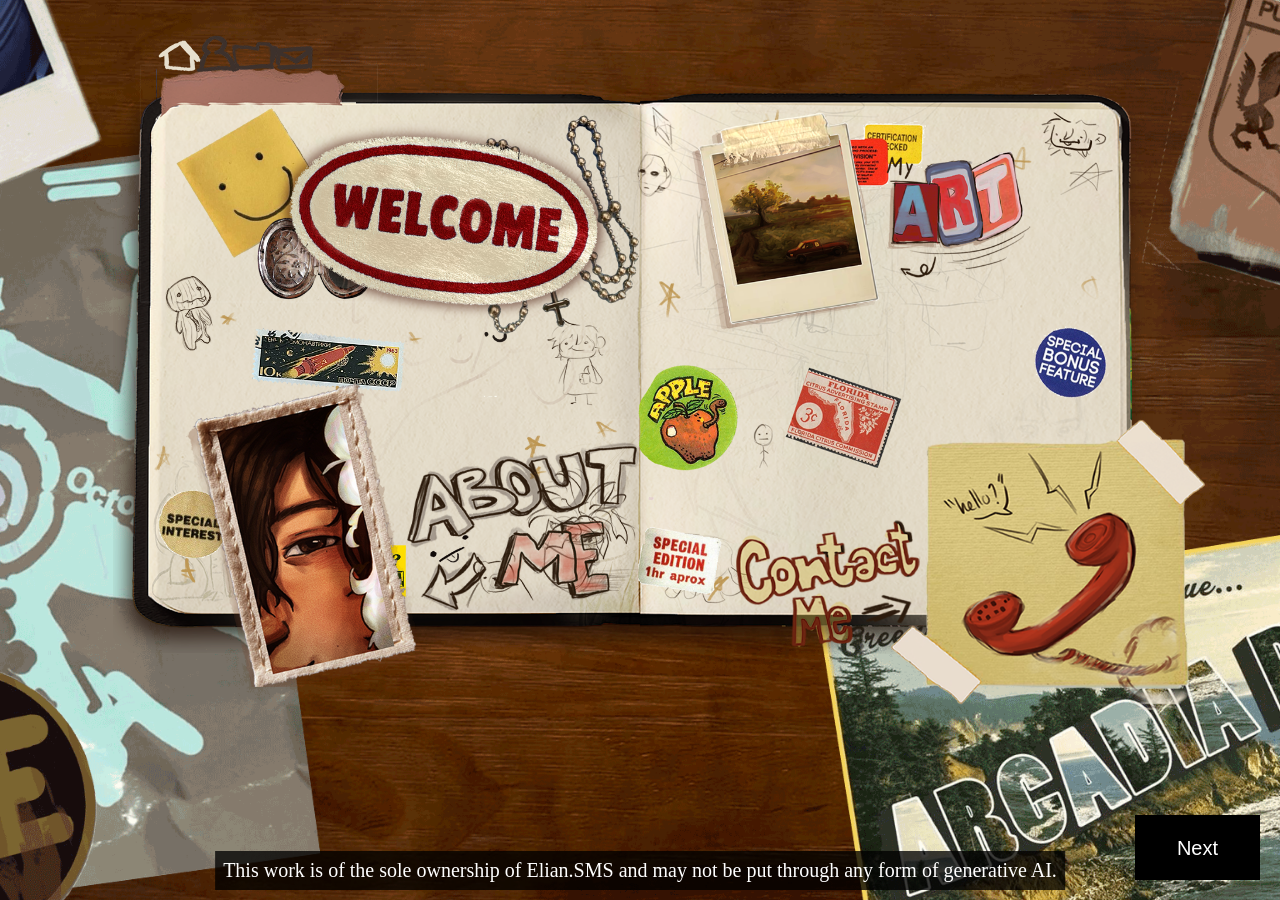
<file: index.html>
<!DOCTYPE html>
<html lang="en">
   <head>
      <meta charset="UTF-8">
      <meta name="viewport" content="width=device-width, initial-scale=1.0">
       <title>elian.sms homepage</title>

       <link type="text/css" rel="stylesheet" href="style.css">

            <!-- This code below is my Favicon -->
      <link rel="icon" type="image/png" href="assets/favicon-96x96.png" sizes="96x96" />
      <link rel="icon" type="image/svg+xml" href="assets/favicon.svg" />

      <link rel="shortcut icon" href="assets/favicon.ico" />

      <link rel="apple-touch-icon" sizes="180x180" href="assets/apple-touch-icon.png" />

      <link rel="manifest" href="assets/site.webmanifest" />
   </head>

<body>
    <div class="container">
        <div class="left">
          
         <!-- This code below is TOP UI -->
            <a href="index.html">
                <button type="button" class="uih">
                    <img src="assets/UI/home-selected.png" alt="home">
                </button>
            </a>
            <a href="about-me.html">
                <button type="button" class="uia">
                    <img src="assets/UI/about-blank.png" alt="about-me">
                </button>
            </a>
            <a href="my-art-a.html">
                <button type="button" class="uib">
                    <img src="assets/UI/art-blank.png" alt="my-art">
                </button>
            </a>
            <a href="contact-me.html">
                <button type="button" class="uic">
                    <img src="assets/UI/contact-blank.png" alt="contact-me">
                </button>
            </a>

         <!-- This code below is BUTTONS -->

                        <a href="about-me.html">
                <button type="button" class="about-me">
                    <img src="assets/about-button.png" alt="about-me" class="about-me">
                </button>
            </a>
        </div>

        <div class="right">
            <a href="my-art-a.html" class="art-link">
                <button type="button" class="my-art">
                    <img src="assets/art-button.png" alt="my-art" class="my-art">
                </button>
            </a>
            <a href="contact-me.html" class="contact-link">
                <button type="button" class="contact-me">
                    <img src="assets/contact-button.png" alt="contact-me" class="contact-me">
                </button>
            </a>
        </div>
    </div>

    

<div class="moving">
    <a href="about-me.html">
        <button type="button">Next</button>
    </a>
</div>

<audio id="click-sound" src="assets/transitionsound.mp3" preload="auto"></audio>
<script>
document.addEventListener("click", function(event) {

    const link = event.target.closest("a");
    const button = event.target.closest("button");

    // Ignore clicks that aren't on links or buttons
    if (!link && !button) return;

    const sound = document.getElementById("click-sound");

    // Restart the sound
    sound.currentTime = 0;

    // If it's a link, wait for the sound before navigating
    if (link) {
        event.preventDefault();

        const destination = link.href;

        sound.onended = function() {
            window.location.href = destination;
        };

        sound.play().catch(function() {
            window.location.href = destination;
        });

    } else {
        // Regular buttons just play the sound
        sound.play();
    }

});
</script>

<p class="copyright1">
    This work is of the sole ownership of Elian.SMS
    and may not be put through any form of
    generative AI.
</p>

</body>
</html>
</file>
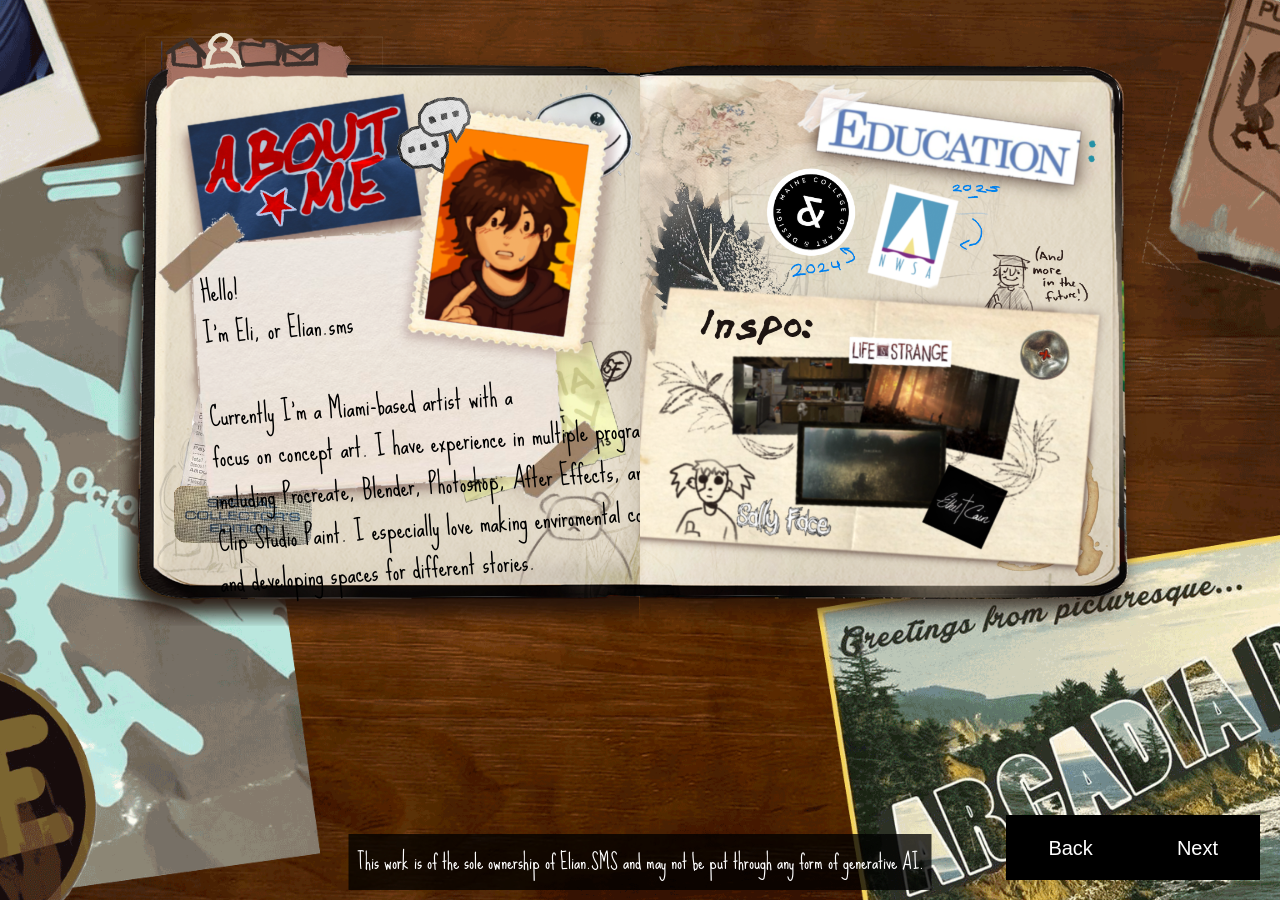
<file: about-me.html>
<!DOCTYPE html>
<html lang="en">
   <head>
      <meta charset="UTF-8">
      <meta name="viewport" content="width=device-width, initial-scale=1.0">
       <title>elian.sms about me</title>

       <link type="text/css" rel="stylesheet" href="style.css">

            <!-- This code below is my Favicon -->
      <link rel="icon" type="image/png" href="assets/favicon-96x96.png" sizes="96x96" />
      <link rel="icon" type="image/svg+xml" href="assets/favicon.svg" />

      <link rel="shortcut icon" href="assets/favicon.ico" />

      <link rel="apple-touch-icon" sizes="180x180" href="assets/apple-touch-icon.png" />

      <link rel="manifest" href="assets/site.webmanifest" />

      <!--this is my paragraph font-->
      <link rel="preconnect" href="https://fonts.googleapis.com">
<link rel="preconnect" href="https://fonts.gstatic.com" crossorigin>
<link href="https://fonts.googleapis.com/css2?family=Sue+Ellen+Francisco&family=Swanky+and+Moo+Moo&display=swap" rel="stylesheet">
   </head>

<body>
    <div class="container-am">
        <div class="left-am">
          
         <!-- This code below is TOP UI -->
            <a href="index.html">
                <button type="button" class="uih-am">
                    <img src="assets/UI/home-blank.png" alt="home">
                </button>
            </a>
            <a href="about-me.html">
                <button type="button" class="uia-am">
                    <img src="assets/UI/about-selected.png" alt="about-me">
                </button>
            </a>
            <a href="my-art-a.html">
                <button type="button" class="uib-am">
                    <img src="assets/UI/art-blank.png" alt="my-art">
                </button>
            </a>
            <a href="contact-me.html">
                <button type="button" class="uic-am">
                    <img src="assets/UI/contact-blank.png" alt="contact-me">
                </button>
            </a>
        <div class="desktop-statement">
            <p class="statement-text">Hello! <br>
            I'm Eli, or Elian.sms <br><br> Currently I'm a Miami-based artist with a <br>focus on concept art. I have experience in multiple programs, <br> including Procreate, Blender, Photoshop, After Effects, and <br> Clip Studio Paint. I especially love making enviromental concept art <br> and  developing spaces for different stories.</p>
        </div>
             <p class="mobile-statement">
                Hello! <br>
                I'm Eli, or Elian.sms <br><br>
                Currently I'm a Miami-based artist 
                with a focus on <br> concept art. 
                I have experience in multiple<br> programs, 
                including Procreate, Blender, Photoshop, <br> 
                After Effects, and Clip Studio Paint.<br> 
                I especially love  making environmental 
                concept art<br> and developing spaces
                for different stories.
            </p>
        </div>

        <div class="right-am">

        </div>
    </div>

<div class="moving-am">
    <a href="index.html">
        <button type="button">Back</button>
    </a>
    <a href="my-art-a.html">
        <button type="button">Next</button>
    </a>
</div>

<audio id="click-sound" src="assets/transitionsound.mp3" preload="auto"></audio>
<script>
document.addEventListener("click", function(event) {

    const link = event.target.closest("a");
    const button = event.target.closest("button");

    // Ignore clicks that aren't on links or buttons
    if (!link && !button) return;

    const sound = document.getElementById("click-sound");

    // Restart the sound
    sound.currentTime = 0;

    // If it's a link, wait for the sound before navigating
    if (link) {
        event.preventDefault();

        const destination = link.href;

        sound.onended = function() {
            window.location.href = destination;
        };

        sound.play().catch(function() {
            window.location.href = destination;
        });

    } else {
        // Regular buttons just play the sound
        sound.play();
    }

});
</script>

<p class="copyright">
    This work is of the sole ownership of Elian.SMS
    and may not be put through any form of
    generative AI.
</p>

</body>
</html>
</file>
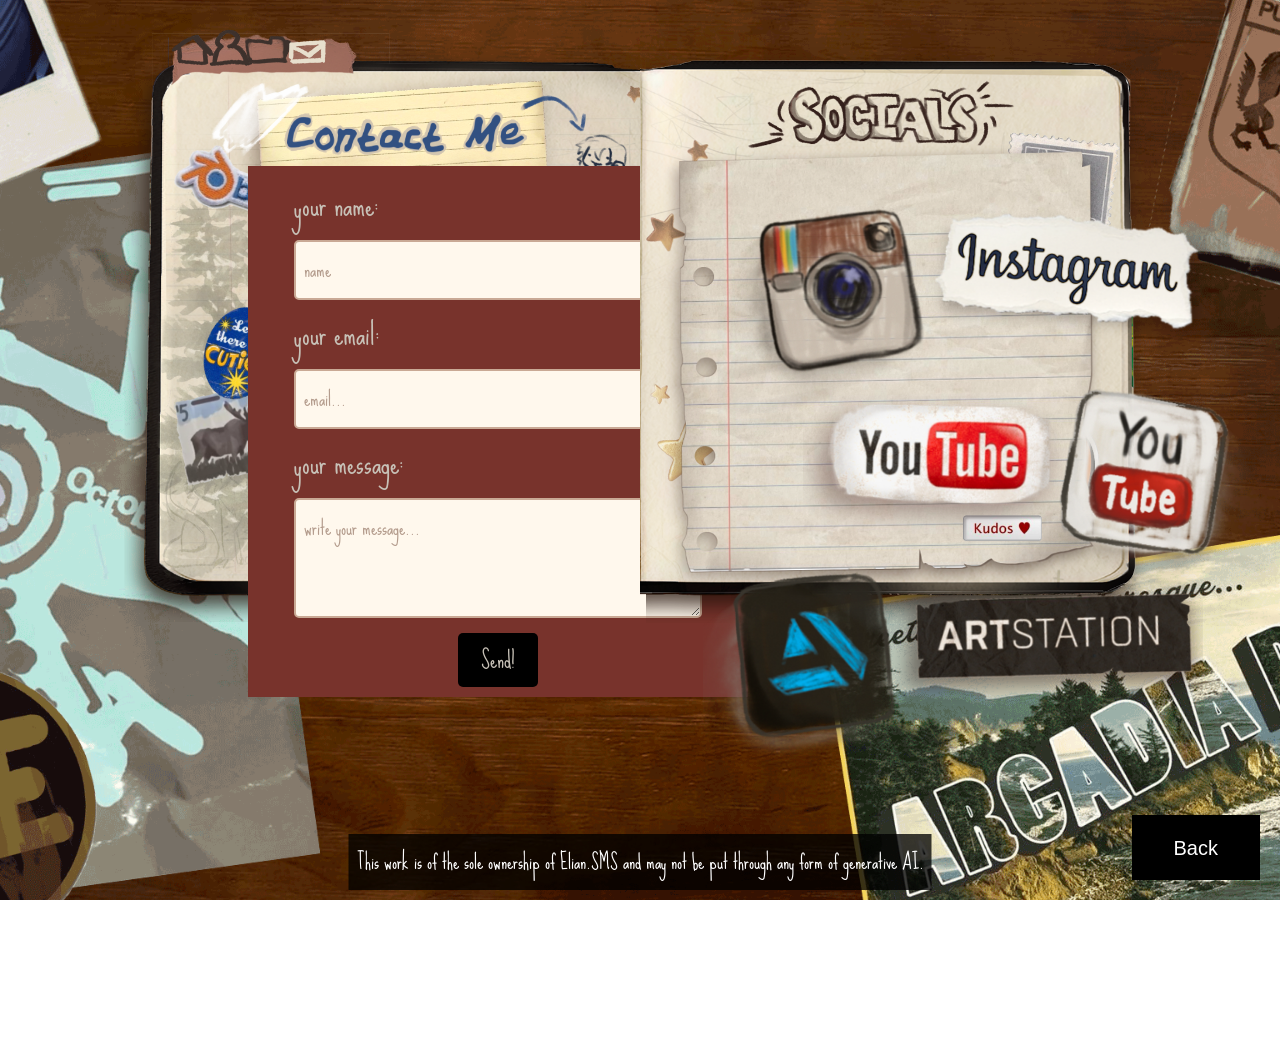
<file: contact-me.html>
<!DOCTYPE html>
<html lang="en">
   <head>
      <meta charset="UTF-8">
      <meta name="viewport" content="width=device-width, initial-scale=1.0">
       <title>elian.sms contact me</title>

       <link type="text/css" rel="stylesheet" href="style.css">

            <!-- This code below is my Favicon -->
      <link rel="icon" type="image/png" href="assets/favicon-96x96.png" sizes="96x96" />
      <link rel="icon" type="image/svg+xml" href="assets/favicon.svg" />

      <link rel="shortcut icon" href="assets/favicon.ico" />

      <link rel="apple-touch-icon" sizes="180x180" href="assets/apple-touch-icon.png" />

      <link rel="manifest" href="assets/site.webmanifest" />

      <!--this is my paragraph font-->
      <link rel="preconnect" href="https://fonts.googleapis.com">
<link rel="preconnect" href="https://fonts.gstatic.com" crossorigin>
<link href="https://fonts.googleapis.com/css2?family=Sue+Ellen+Francisco&family=Swanky+and+Moo+Moo&display=swap" rel="stylesheet">
   </head>

<body>
    <div class="container-cm">
        <div class="left-cm">
          
         <!-- This code below is TOP UI -->
            <a href="index.html">
                <button type="button" class="uih-cm">
                    <img src="assets/UI/home-blank.png" alt="home">
                </button>
            </a>
            <a href="about-me.html">
                <button type="button" class="uia-cm">
                    <img src="assets/UI/about-blank.png" alt="about-me">
                </button>
            </a>
            <a href="my-art-a.html">
                <button type="button" class="uib-cm">
                    <img src="assets/UI/art-blank.png" alt="my-art">
                </button>
            </a>
            <a href="contact-me.html">
                <button type="button" class="uic-cm">
                    <img src="assets/UI/contact-selected.png" alt="contact-me">
                </button>
            </a>


            <form class="contact-form" action="https://api.web3forms.com/submit" method="POST">

                <input type="hidden" name="access_key" value="c2ad2005-2011-4e0a-9031-cddc71bb0bab">
                <label for="name">your name:</label>
                <input type="text" id="name" name="name" placeholder="name" required>

                <label for="email">your email:</label>
                <input type="email" id="email" name="email" placeholder="email..." required>

                <label for="message">your message:</label>
                <textarea id="message" name="message" placeholder="write your message..." required></textarea>

                <button type="submit">Send!</button>

            </form>

            
        </div>

        <div class="right-cm">
            <div class="socials">
            <a href="https://www.instagram.com/elian.sms/" class="insta-link">
                <button type="button" class="insta">
                    <img src="assets/instagram.png" alt="instagram link" class="insta">
                </button>
            </a>

            <a href="https://www.youtube.com/@elian.sms1" class="youtube-link">
                <button type="button" class="youtube">
                    <img src="assets/youtube.png" alt="youtube link" class="youtube">
                </button>
            </a>
            

            <a href="https://www.artstation.com/elian_vifer" class="artstation-link">
                <button type="button" class="artstation">
                    <img src="assets/artstation.png" alt="instagram link" class="artstation">
                </button>
            </a>
            </div>
        </div>
    </div>

<div class="moving-cm">
    <a href="my-art-g.html">
        <button type="button">Back</button>
    </a>
</div>

<audio id="click-sound" src="assets/transitionsound.mp3" preload="auto"></audio>
<script>
document.addEventListener("click", function(event) {

    const link = event.target.closest("a");
    const button = event.target.closest("button");

    // Ignore clicks that aren't on links or buttons
    if (!link && !button) return;

    const sound = document.getElementById("click-sound");

    // Restart the sound
    sound.currentTime = 0;

    // If it's a link, wait for the sound before navigating
    if (link) {
        event.preventDefault();

        const destination = link.href;

        sound.onended = function() {
            window.location.href = destination;
        };

        sound.play().catch(function() {
            window.location.href = destination;
        });

    } else {
        // Regular buttons just play the sound
        sound.play();
    }

});
</script>

<p class="copyright2">
    This work is of the sole ownership of Elian.SMS
    and may not be put through any form of
    generative AI.
</p>

</body>
</html>
</file>
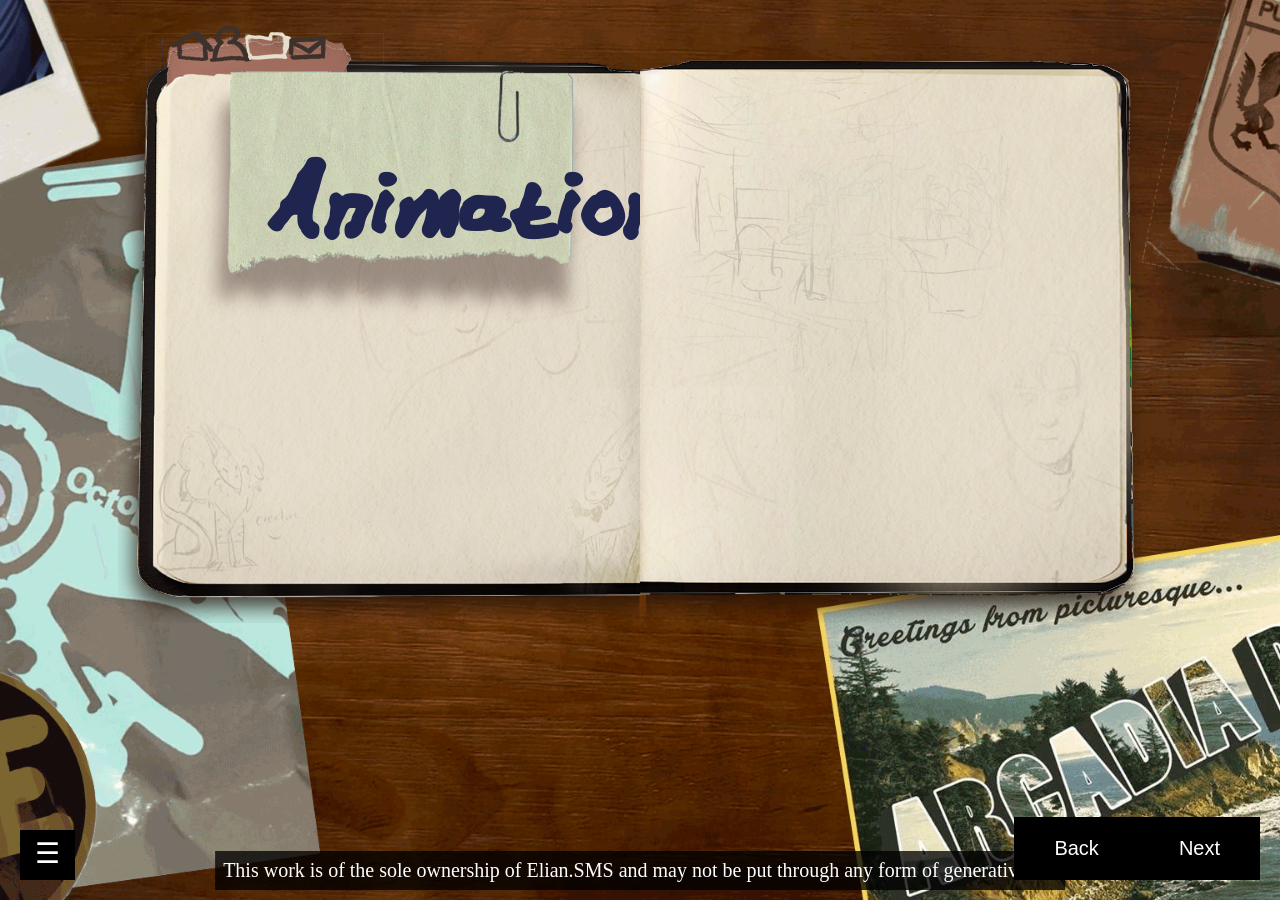
<file: my-art-f.html>
<!DOCTYPE html>
<html lang="en">
   <head>
      <meta charset="UTF-8">
      <meta name="viewport" content="width=device-width, initial-scale=1.0">
       <title>elian.sms animations</title>

       <link type="text/css" rel="stylesheet" href="style.css">

            <!-- This code below is my Favicon -->
      <link rel="icon" type="image/png" href="assets/favicon-96x96.png" sizes="96x96" />
      <link rel="icon" type="image/svg+xml" href="assets/favicon.svg" />

      <link rel="shortcut icon" href="assets/favicon.ico" />

      <link rel="apple-touch-icon" sizes="180x180" href="assets/apple-touch-icon.png" />

      <link rel="manifest" href="assets/site.webmanifest" />
   </head>

<body>
    <div class="container-base">
        <div class="left-aart">
          
         <!-- This code below is TOP UI -->
            <a href="index.html">
                <button type="button" class="uih-art">
                    <img src="assets/UI/home-blank.png" alt="home">
                </button>
            </a>
            <a href="about-me.html">
                <button type="button" class="uia-art">
                    <img src="assets/UI/about-blank.png" alt="about-me">
                </button>
            </a>
            <a href="concept-art-a.html">
                <button type="button" class="uib-art">
                    <img src="assets/UI/art-selected.png" alt="my-art">
                </button>
            </a>
            <a href="contact-me.html">
                <button type="button" class="uic-art">
                    <img src="assets/UI/contact-blank.png" alt="contact-me">
                </button>
            </a>
            <h1 class="anim">Animation</h1>
                <iframe
                    class="earrings-video"
                    src="https://www.youtube.com/embed/GCa-YQ_CPVc"
                    title="YouTube video player"
                    allow="accelerometer; autoplay; clipboard-write; encrypted-media; gyroscope; picture-in-picture; web-share"
                    allowfullscreen>
                </iframe>
    </div>
        <div class="right-aart">
            <iframe
                class="tj-video"
                src="https://www.youtube.com/embed/U99UWxAFNIc"
                title="YouTube video player"
                allow="accelerometer; autoplay; clipboard-write; encrypted-media; gyroscope; picture-in-picture; web-share"
                allowfullscreen>
            </iframe>
            
            <iframe
                class="dall-video"                
                src="https://www.youtube.com/embed/Ni4Z4X4uT94"
                title="YouTube video player"
                allow="accelerometer; autoplay; clipboard-write; encrypted-media; gyroscope; picture-in-picture; web-share"
                allowfullscreen>
            </iframe>

        <!--HIDDEN-->
            <iframe
                class="xanhola-video"
                src="https://www.youtube.com/embed/7UH4q_FkPfg"
                title="YouTube video player"
                allow="accelerometer; autoplay; clipboard-write; encrypted-media; gyroscope; picture-in-picture; web-share"
                allowfullscreen>
            </iframe>
            
            <iframe
                class="xmary-video"                
               src="https://www.youtube.com/embed/7UH4q_FkPfg"
                title="YouTube video player"
                allow="accelerometer; autoplay; clipboard-write; encrypted-media; gyroscope; picture-in-picture; web-share"
                allowfullscreen>
            </iframe>

            <iframe
                class="xheadphones-video"
                src="https://www.youtube.com/embed/GY2wF9vs-wU"
                title="YouTube video player"
                allow="accelerometer; autoplay; clipboard-write; encrypted-media; gyroscope; picture-in-picture; web-share"
                allowfullscreen>
            </iframe>
            
            <iframe
                class="xtrend-video"                
                src="https://www.youtube.com/embed/Rr3MIZ8iEEU"
                title="YouTube video player"
                allow="accelerometer; autoplay; clipboard-write; encrypted-media; gyroscope; picture-in-picture; web-share"
                allowfullscreen>
            </iframe>

    </div>

</div>

<!-- Bottom-left burger menu -->
<div class="index-art">

<button type="button" class="menu-toggle" id="menu-toggle">
    <span class="burger-icon">☰</span>
    <span class="arrow-icon">↑</span>
</button>

    <div class="menu-items" id="menu-items">

        <a href="my-art-a.html">
            <button type="button">Concept Art</button>
        </a>

        <a href="my-art-d.html">
            <button type="button">Illustration</button>
        </a>

        <a href="my-art-f.html">
            <button type="button">Animation</button>
        </a>

    </div>
</div>

<!-- Bottom-right navigation -->
<div class="moving-art">

    <a href="my-art-e.html">
        <button type="button">Back</button>
    </a>

    <a href="my-art-g.html">
        <button class="next" type="button">Next</button>
    </a>

</div>

<audio id="click-sound" src="assets/transitionsound.mp3" preload="auto"></audio>
<script>
document.addEventListener("click", function(event) {

    const link = event.target.closest("a");
    const button = event.target.closest("button");

    // Ignore clicks that aren't on links or buttons
    if (!link && !button) return;

    const sound = document.getElementById("click-sound");

    // Restart the sound
    sound.currentTime = 0;

    // If it's a link, wait for the sound before navigating
    if (link) {
        event.preventDefault();

        const destination = link.href;

        sound.onended = function() {
            window.location.href = destination;
        };

        sound.play().catch(function() {
            window.location.href = destination;
        });

    } else {
        // Regular buttons just play the sound
        sound.play();
    }

});
</script>

<script>
const menuToggle = document.getElementById("menu-toggle");
const menuItems = document.getElementById("menu-items");

menuToggle.addEventListener("click", function() {
    menuItems.classList.toggle("active");
    menuToggle.classList.toggle("active");
});
</script>

<script>
    document.querySelector(".next").addEventListener("click", function() {
    if (window.innerWidth <= 768) {
        window.location.href = "contact-me.html";
    } else {
        window.location.href = "my-art-g.html";
    }
});
</script>

<p class="copyright8">
    This work is of the sole ownership of Elian.SMS
    and may not be put through any form of
    generative AI.
</p>

</body>
</html>
</file>
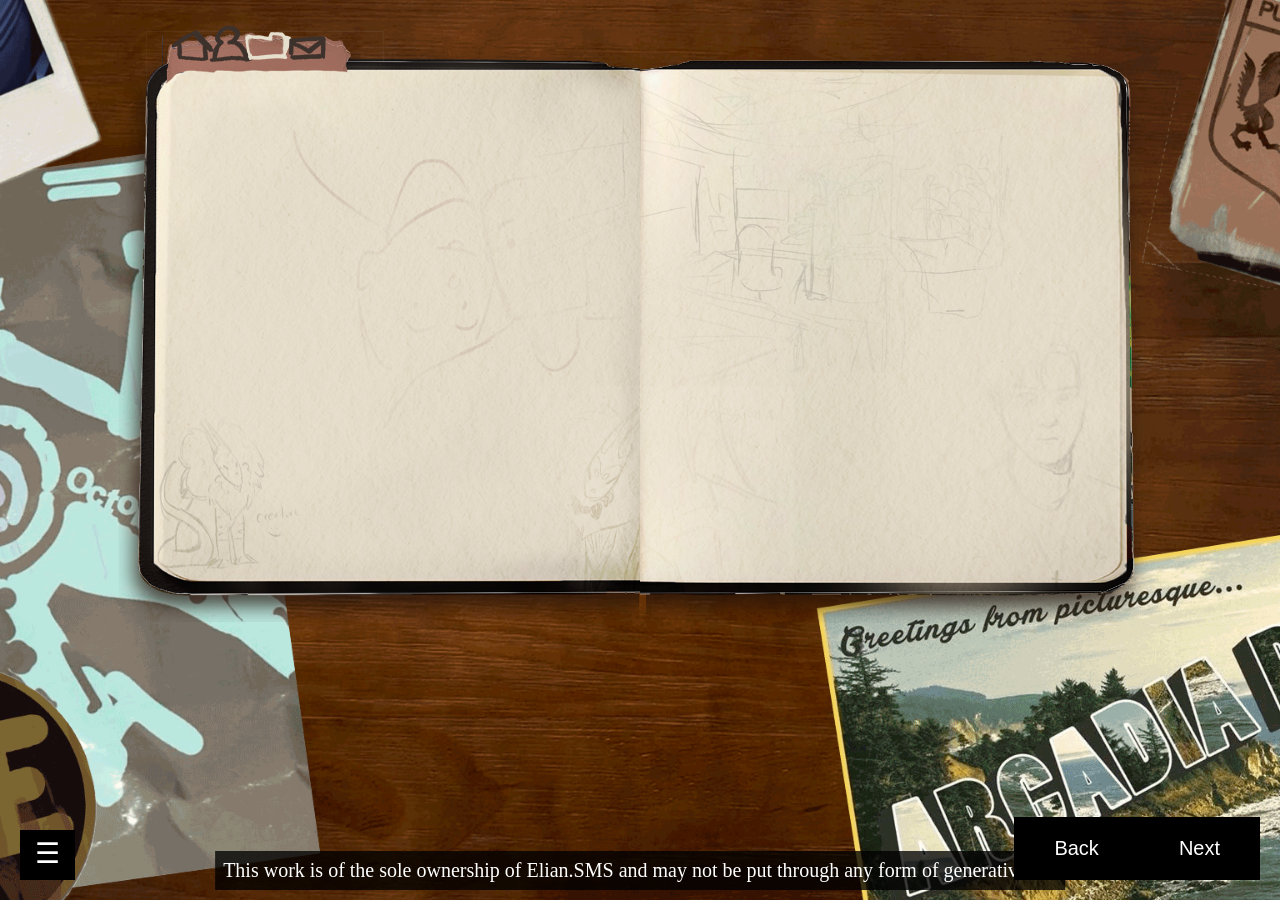
<file: my-art-g.html>
<!DOCTYPE html>
<html lang="en">
   <head>
      <meta charset="UTF-8">
      <meta name="viewport" content="width=device-width, initial-scale=1.0">
       <title>elian.sms animations</title>

       <link type="text/css" rel="stylesheet" href="style.css">

            <!-- This code below is my Favicon -->
      <link rel="icon" type="image/png" href="assets/favicon-96x96.png" sizes="96x96" />
      <link rel="icon" type="image/svg+xml" href="assets/favicon.svg" />

      <link rel="shortcut icon" href="assets/favicon.ico" />

      <link rel="apple-touch-icon" sizes="180x180" href="assets/apple-touch-icon.png" />

      <link rel="manifest" href="assets/site.webmanifest" />

      <script>
        if (window.innerWidth <= 768) {
            window.location.replace("my-art-f.html");
        }
     </script> 

    </head>

<body>
    <div class="container-base">
        <div class="left-base">
          
         <!-- This code below is TOP UI -->
            <a href="index.html">
                <button type="button" class="uih-art">
                    <img src="assets/UI/home-blank.png" alt="home">
                </button>
            </a>
            <a href="about-me.html">
                <button type="button" class="uia-art">
                    <img src="assets/UI/about-blank.png" alt="about-me">
                </button>
            </a>
            <a href="concept-art-a.html">
                <button type="button" class="uib-art">
                    <img src="assets/UI/art-selected.png" alt="my-art">
                </button>
            </a>
            <a href="contact-me.html">
                <button type="button" class="uic-art">
                    <img src="assets/UI/contact-blank.png" alt="contact-me">
                </button>
            </a>
            <iframe
                class="anhola-video"
                src="https://www.youtube.com/embed/7UH4q_FkPfg"
                title="YouTube video player"
                allow="accelerometer; autoplay; clipboard-write; encrypted-media; gyroscope; picture-in-picture; web-share"
                allowfullscreen>
            </iframe>
            
            <iframe
                class="mary-video"                
               src="https://www.youtube.com/embed/7UH4q_FkPfg"
                title="YouTube video player"
                allow="accelerometer; autoplay; clipboard-write; encrypted-media; gyroscope; picture-in-picture; web-share"
                allowfullscreen>
            </iframe>
    </div>

        <div class="right-cart">
            <iframe
                class="headphones-video"
                src="https://www.youtube.com/embed/GY2wF9vs-wU"
                title="YouTube video player"
                allow="accelerometer; autoplay; clipboard-write; encrypted-media; gyroscope; picture-in-picture; web-share"
                allowfullscreen>
            </iframe>
            
            <iframe
                class="trend-video"                
                src="https://www.youtube.com/embed/Rr3MIZ8iEEU"
                title="YouTube video player"
                allow="accelerometer; autoplay; clipboard-write; encrypted-media; gyroscope; picture-in-picture; web-share"
                allowfullscreen>
            </iframe>
    </div>
  </div>     
<!-- Bottom-left burger menu -->
<div class="index-art">

<button type="button" class="menu-toggle" id="menu-toggle">
    <span class="burger-icon">☰</span>
    <span class="arrow-icon">↑</span>
</button>

    <div class="menu-items" id="menu-items">

        <a href="my-art-a.html">
            <button type="button">Concept Art</button>
        </a>

        <a href="my-art-d.html">
            <button type="button">Illustration</button>
        </a>

        <a href="my-art-f.html">
            <button type="button">Animation</button>
        </a>

    </div>
</div>


<!-- Bottom-right navigation -->
<div class="moving-art">

    <a href="my-art-f.html">
        <button type="button">Back</button>
    </a>

    <a href="contact-me.html">
        <button type="button">Next</button>
    </a>

</div>

<audio id="click-sound" src="assets/transitionsound.mp3" preload="auto"></audio>
<script>
document.addEventListener("click", function(event) {

    const link = event.target.closest("a");
    const button = event.target.closest("button");

    // Ignore clicks that aren't on links or buttons
    if (!link && !button) return;

    const sound = document.getElementById("click-sound");

    // Restart the sound
    sound.currentTime = 0;

    // If it's a link, wait for the sound before navigating
    if (link) {
        event.preventDefault();

        const destination = link.href;

        sound.onended = function() {
            window.location.href = destination;
        };

        sound.play().catch(function() {
            window.location.href = destination;
        });

    } else {
        // Regular buttons just play the sound
        sound.play();
    }

});
</script>

<script>
const menuToggle = document.getElementById("menu-toggle");
const menuItems = document.getElementById("menu-items");

menuToggle.addEventListener("click", function() {
    menuItems.classList.toggle("active");
    menuToggle.classList.toggle("active");
});
</script>

<p class="copyright9">
    This work is of the sole ownership of Elian.SMS
    and may not be put through any form of
    generative AI.
</p>

</body>
</html>
</file>
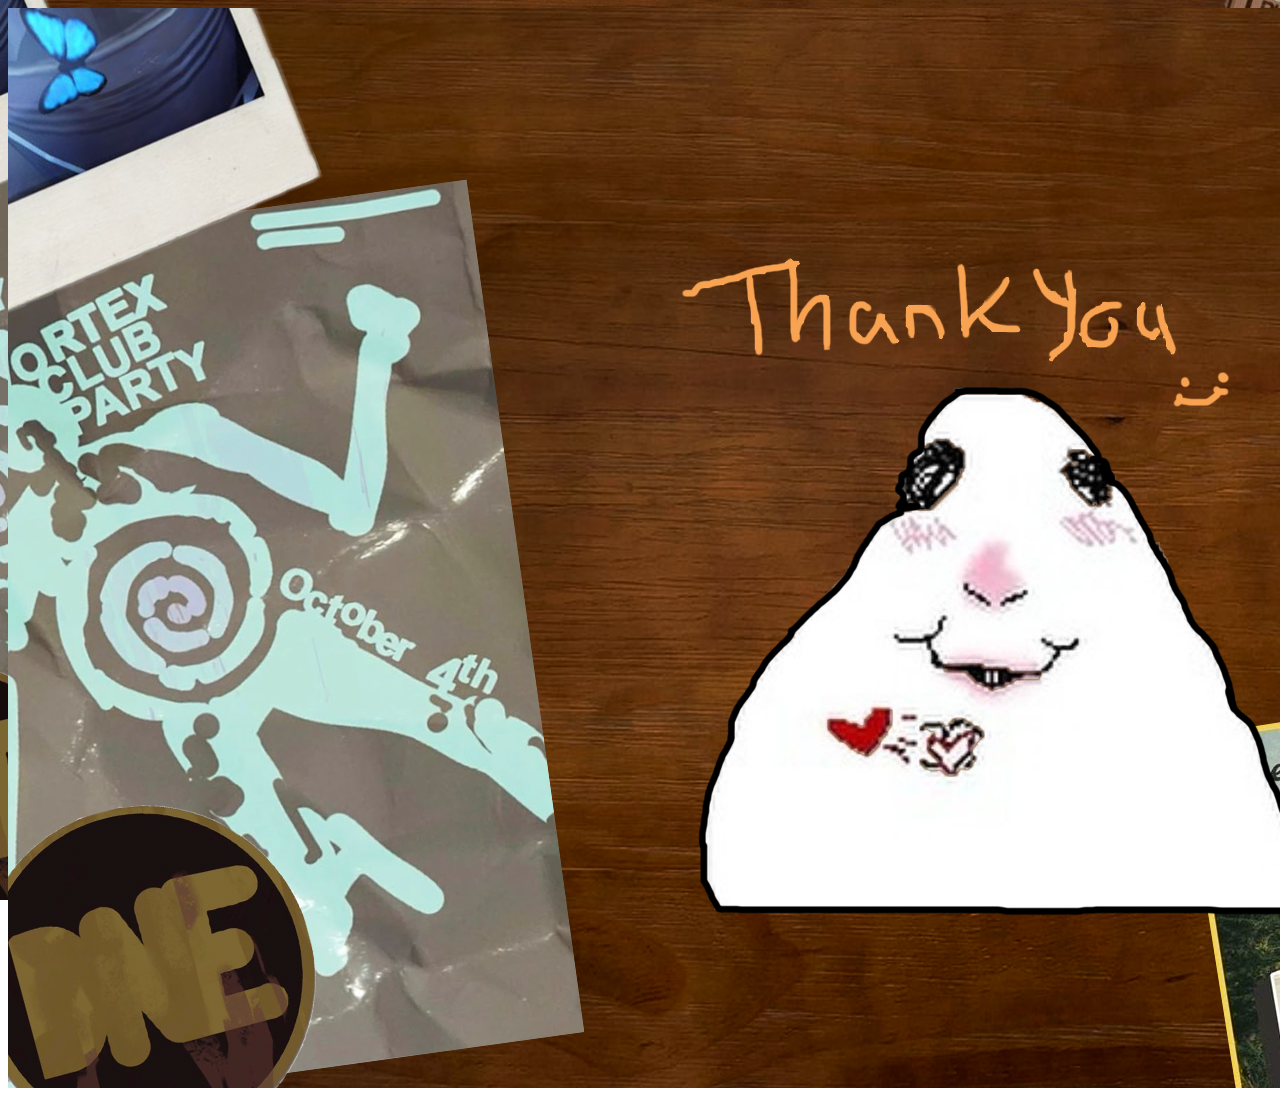
<file: thank-you.html>
<!DOCTYPE html>
<html lang="en">
<head>
    <meta charset="UTF-8">
      <meta name="viewport" content="width=device-width, initial-scale=1.0">
       <title>i thank u</title>

       <link type="text/css" rel="stylesheet" href="style.css">

            <!-- This code below is my Favicon -->
      <link rel="icon" type="image/png" href="assets/favicon-96x96.png" sizes="96x96" />
      <link rel="icon" type="image/svg+xml" href="assets/favicon.svg" />

      <link rel="shortcut icon" href="assets/favicon.ico" />

      <link rel="apple-touch-icon" sizes="180x180" href="assets/apple-touch-icon.png" />

      <link rel="manifest" href="assets/site.webmanifest" />
</head>

<body>


    <img class="thanku" src="assets/thank-desk.png" alt="thanks">

<audio id="background-music" src="assets/thank.mp3" autoplay></audio>

<script>
    const music = document.getElementById("background-music");

    music.volume = 1;

    music.play().catch(function(error) {
        console.log("Browser blocked autoplay:", error);
    });

    setTimeout(function() {
        window.location.href = "contact-me.html";
    }, 1500);
</script>

</body>
</html>
</file>
<file: style.css>
/*font*/
.sue-ellen-francisco-regular {
  font-family: "Sue Ellen Francisco", cursive;
  font-weight: 400;
  font-style: normal;
}

@font-face {
    font-family: 'andy';
    src: url('assets/fonts/Andy.ttf') format('truetype');
    font-weight: normal;
    font-style: normal;
}

.copyright, .copyright1, .copyright2, .copyright3, .copyright4, .copyright5, .copyright6, .copyright7, .copyright8, .copyright9 {
    position: fixed;
    font-family: "Sue Ellen Francisco", cursive;
    bottom: -1.15%;
    left: 50%;
    transform: translateX(-50%);
    width: max-content;
    max-width: 90%;
    text-align: center;
    font-size: 20px;
    background-color: #000000c4;
    padding: 8px;
    color: white;
    z-index: 9998;
    pointer-events: none;
}

@media (max-width: 768px) {
    .copyright {
    display: none;
    }
}

/*home page*/

body{
   background-image: url('assets/desk.png');
   background-repeat:no-repeat;
   background-position: center;
   background-size:cover;
   background-attachment: fixed;
}

.container {
   display:flex;
   justify-content:center;
   gap:0px;
}

.container div{
   width: 100%;
   max-width: 1942px;
}

.left{
   background-image: url('assets/left.png');
   background-repeat: no-repeat;
   background-position:center;
   background-size:contain;
   width:100%;
   aspect-ratio: 1/1;
   position: relative;
}


.right {
   background-image: url('assets/right.png');
   background-repeat: no-repeat;
   background-position:center;
   background-size:contain;
   width:100%;
   aspect-ratio: 1/1;
   position:relative
}

@media (max-width: 768px) {

    .container {
        flex-direction: column;
        position:relative
    }

    .left {
        background-image: url('assets/mobile-home-l.png');
    aspect-ratio: 3 / 4;
    background-size: contain;
    background-position: center;
    background-repeat: no-repeat;
      position: relative;
      background-size: cover;
    }

    .right {
        background-image: url('assets/mobile-home-r.png');
    aspect-ratio: 3 / 4;
    background-size: contain;
    background-position: center;
    background-repeat: no-repeat;
    position: relative;
    background-size: cover;
    }

.copyright, .copyright1, .copyright2, .copyright3, .copyright4, .copyright5, .copyright6, .copyright7, .copyright8, .copyright9 {
display:  none;
}

}


/*home page UI NAV*/
.uih {
   background-color: transparent;
   border:none;
   bottom: 89%;
   right: 68%;
   position:absolute;
   cursor: pointer;
}

.uia {
   background-color: transparent;
   border:none;
   bottom: 89%;
   right: 62%;
   position:absolute;
   cursor: pointer;
}
.uib {
   background-color: transparent;
   border:none;
   bottom: 89%;
   right: 56%;
   position:absolute;
   cursor: pointer;
}
.uic {
   background-color: transparent;
   border:none;
   bottom: 89%;
   right: 50%;
   position:absolute;
   cursor: pointer;
}

@media (max-width: 768px) {
    .uih, .uia, .uib, .uic {
        position: absolute;
        top: -0.05%;
        right: auto;
        bottom: auto;
        width: 8%;
        height: auto;
        padding: 0;
        margin: 0;
        border: none;
        background: transparent;
        z-index: 10;
    }

    .uih { left: 14%; }
    .uia { left: 25%; }
    .uib { left: 36%; }
    .uic { left: 47%; }

    .uih img, .uia img, .uib img, .uic img {
        display: block;
        width: 100%;
        height: auto;
    }
}

/*home page BUTTONS*/
.about-link {
    position:absolute;
     width: clamp(180px, 35%, 750px);
}

.art-link {
    position: absolute;
    width: clamp(250px, 75%, 750px);
    z-index: 2;
}

.contact-link {
    position: absolute;
    top: 5%;
    width: 100%;
    max-width: 750px;
    z-index: 1;
}

.about-me{
   background:rgba(255, 0, 0, 0);
   border:none;
   padding-left: 15%;
   padding-top: 32%;
   width:100%;
   max-width:750px;
   height:auto;
    display: block;
    transition: transform 0.2s ease;
   cursor: pointer;
}

.my-art{
   background:transparent;
   border:none;   
   width:100%;
   max-width:750px;
   height:auto;
   padding-top: 8%;
    display: block;
    transition: transform 0.2s ease;
   cursor: pointer;
}


.contact-me{
   background:rgba(255, 0, 0, 0);
   border:none;   
   width:100%;
   max-width:750px;
   height:auto;
   padding-top: 27%;
    display: block;
    transition: transform 0.2s ease;
   cursor: pointer;
}

.about-me:hover, .my-art:hover, .contact-me:hover  {
 filter: brightness(1.1);
}


@media (max-width: 768px) {

    .about-me {
        position: relative;
        right: 8%;
        top: 8%;
    }
    .art-link {
        position: absolute;
        top: 25%;
   
    }
      .my-art {
        width: 115%;
        max-width: 750px;
         z-index: 2;
    }

    .contact-link {
         position: absolute;
        width:45%;
        top: -40%;
        right:55%;
    }
    .contact-me {
        position: relative;
         width: 150%;
        max-width: 750px;
       z-index: 2;
    }

}

.moving {
   background-color: black; 
   position: fixed;
    bottom: 20px;
    right: 20px;
    z-index: 9999;
}

.moving button {
    display: block;
    background-color: rgb(0, 0, 0);
    color: rgb(255, 255, 255);
    border: 2px solid black;
    text-decoration: none !important;
    border-bottom: none !important;
    padding: 20px 40px;
    font-size: 20px;
    cursor: pointer;
}

.moving a {
    text-decoration: none !important;
}

.moving a:link {
    text-decoration: none !important;
}

.moving a:visited {
    text-decoration: none !important;
}


/*about me*/

body{
   background-image: url('assets/desk.png');
   background-repeat:no-repeat;
   background-position: center;
   background-size:cover;
   background-attachment: fixed;
}

.container-am {
   display:flex;
   justify-content:center;
   gap:0px;
}

.container-am div{
   width: 100%;
   max-width: 1942px;
}

.left-am{
   background-image: url('assets/left-am.png');
   background-repeat: no-repeat;
   background-position:center;
   background-size:contain;
   width:100%;
   aspect-ratio: 1/1;
   position: relative;
   padding-top:2.5%;
}


.right-am {
   background-image: url('assets/right-am.png');
   background-repeat: no-repeat;
   background-position:center;
   background-size:contain;
   width:100%;
   aspect-ratio: 1/1;
   position:relative
}

@media (max-width: 768px) {

    .container-am {
        flex-direction: column;
        position:relative
    }

    .left-am {
        background-image: url('assets/mobile-about-l.png');
    aspect-ratio: 3 / 4;
    background-size: contain;
    background-position: center;
    background-repeat: no-repeat;
      position: relative;
      background-size: cover;
    }

    .right-am {
        background-image: url('assets/mobile-about-r.png');
    aspect-ratio: 3 / 4;
    background-size: contain;
    background-position: center;
    background-repeat: no-repeat;
    position: relative;
    background-size: cover;
    }

}


/*home page UI NAV*/
.uih-am, .uia-am, .uib-am, .uic-am {
   background-color: transparent;
   border: none;
}
.uih-am {
   bottom: 89%;
   right: 67%;
   position:absolute;
   cursor: pointer;
}

.uia-am {
   bottom: 89%;
   right: 61%;
   position:absolute;
   cursor: pointer;
}
.uib-am {
   bottom: 89%;
   right: 55%;
   position:absolute;
   cursor: pointer;
}
.uic-am {
   bottom: 89%;
   right: 49%;
   position:absolute;
   cursor: pointer;
}

@media (max-width: 768px) {
    .uih-am, .uia-am, .uib-am, .uic-am {
        position: absolute;
        top: .4%;
        right: auto;
        bottom: auto;
        width: 8%;
        height: auto;
        padding: 0;
        margin: 0;
        border: none;
        background: transparent;
        z-index: 10;
    }

    .uih-am { left: 14%; }
    .uia-am { left: 25%; }
    .uib-am { left: 36%; }
    .uic-am { left: 47%; }

    .uih-am img, .uia-am img, .uib-am img, .uic-am img {
        display: block;
        width: 100%;
        height: auto;
    }
}

.desktop-statement {
   position:absolute;
   top: 32.5%;
   left: 32%;
   transform:rotate(-4deg);
   font-size:26px;
      line-height: 1.6;
   font-family: 'Sue Ellen Francisco', cursive;
}

.mobile-statement {
   display: none;
   position:absolute;
   top: 42%;
   left: 22%;
   transform:rotate(-4deg);
   font-size:15px;
   line-height: 1.3;
   font-family: 'Sue Ellen Francisco', cursive;
}
@media (max-width: 768px) {
    .desktop-statement{
        display: none;
    }

    .mobile-statement {
        display: block;
    }
}


.moving-am {
   display: flex;
   background-color: black; 
   position: fixed;
    bottom: 20px;
    right: 20px;
    z-index: 9999;
}

.moving-am button {
    display: block;
    background-color: rgb(0, 0, 0);
    color: rgb(255, 255, 255);
    border: 2px solid black;
    text-decoration: none !important;
    border-bottom: none !important;
    padding: 20px 40px;
    font-size: 20px;
    cursor: pointer;
}

.moving-am a {
    text-decoration: none !important;
}

.moving-am a:link {
    text-decoration: none !important;
}

.moving-am a:visited {
    text-decoration: none !important;
}

/*contact me*/

body{
   background-image: url('assets/desk.png');
   background-repeat:no-repeat;
   background-position: center;
   background-size:cover;
   background-attachment: fixed;
}

.container-cm {
   display:flex;
   justify-content:center;
   gap:0px;

}

.container-cm div{
   width: 100%;
   max-width: 1942px;
}

.left-cm{
   background-image: url('assets/left-cm.png');
   background-repeat: no-repeat;
   background-position:center;
   background-size:contain;
   width:100%;
   aspect-ratio: 1/1;
   position: relative;
}


.right-cm {
   background-image: url('assets/right-cm.png');
   background-repeat: no-repeat;
   background-position:center;
   background-size:contain;
   width:100%;
   aspect-ratio: 1/1;
   position:relative
}

@media (max-width: 768px) {

    .container-cm {
        flex-direction: column;
        position: relative;
        overflow: visible;
    }

    .left-cm {
        background-image: url('assets/mobile-contact-l.png');
    aspect-ratio: 3 / 4;
    background-size: contain;
    background-position: center;
    background-repeat: no-repeat;
      position: relative;
      background-size: cover;
    }

    .right-cm {
        background-image: url('assets/mobile-contact-r.png');
    aspect-ratio: 3 / 4;
    background-size: contain;
    background-position: center;
    background-repeat: no-repeat;
    position: relative;
    background-size: cover;
    }

}


/*home page UI NAV*/
.uih-cm {
   background-color: transparent;
   border:none;
   bottom: 89%;
   right: 66%;
   position:absolute;
   cursor: pointer;
}

.uia-cm {
   background-color: transparent;
   border:none;
   bottom: 89%;
   right: 60%;
   position:absolute;
   cursor: pointer;
}
.uib-cm {
   background-color: transparent;
   border:none;
   bottom: 89%;
   right: 54%;
   position:absolute;
   cursor: pointer;
}
.uic-cm {
   background-color: transparent;
   border:none;
   bottom: 89%;
   right: 48%;
   position:absolute;
   cursor: pointer;
}

@media (max-width: 768px) {
    .uih-cm, .uia-cm, .uib-cm, .uic-cm {
        position: absolute;
        top: 0%;
        right: auto;
        bottom: auto;
        width: 8%;
        height: auto;
        padding: 0;
        margin: 0;
        border: none;
        background: transparent;
        z-index: 10;
    }

    .uih-cm { left: 14%; }
    .uia-cm { left: 25%; }
    .uib-cm { left: 36%; }
    .uic-cm { left: 47%; }

    .uih-cm img, .uia-cm img, .uib-cm img, .uic-cm img {
        display: block;
        width: 100%;
        height: auto;
    }
}

/* CONTACT FORM */

.contact-form {
    position: absolute;
    top: 25%;
    left: 38%;
    width: 500px;
    display: flex;
    flex-direction: column;
    gap: 4px;
    font-family: 'Sue Ellen Francisco', cursive;
    color: #c7c1b7;

    background-color: #78332c;
    padding: 20px;
    box-sizing: border-box;

    padding: 10px;
    gap: 5px;
}


/* LABELS */
.contact-form label {
    font-size: 30px;
}

/* INPUT BOXES */
.contact-form input,
.contact-form textarea {
    background-color: #fff8ed;
    color: #594b45;
    border: 2px solid #c9a995;
    border-radius: 5px;
    padding: 8px;
    font-family: inherit;
    font-size: 20px;
    width: 100%;
    box-sizing: border-box;
}

/* PLACEHOLDER TEXT */
.contact-form input::placeholder,
.contact-form textarea::placeholder {
    color: #b49c8d;
}

/* MESSAGE BOX */
.contact-form textarea {
    height: 120px;
    resize: vertical;
}

/* SEND BUTTON */
.contact-form button {
   background-color: #000000;
    color: #c7c1b7;
    border: none;
    border-radius: 5px;
    font-family: inherit;
    font-size: 23px;
    cursor: pointer;
    width: 80px;
    padding: 4px 8px;
    margin: 10px auto 0;
    display: block;
    text-align: center;
}

/* BUTTON HOVER */
.contact-form button:hover {
    background-color: #815843;
}

.contact-form input,
.contact-form textarea, .contact-form label {
    width: 85%;
    align-self: center;
}

@media (max-width: 768px) {
    .contact-form {
        top: 25%;
        left: 22%;
        width: 60%;
        padding: 0px;
        height:53%;
    }

    .contact-form label {
        font-size: 15px;
    }

    .contact-form input,
    .contact-form textarea {
        width: 80%;
        font-size: 10px;
    }

    .contact-form textarea {
        height: 50px;
    }

    .contact-form button {
    font-size: 8px;
        padding: 2px 8px;
    margin-top: 1%;
    }
}

.socials {
    position: absolute;
    top: 14%;
    left: 10%;
    display: flex;
    flex-direction: column;
    align-items: flex-start;
    gap: 5px;
    
}

.socials a {
    display: block;
    width: 500px;
    margin: 0;
    padding: 0;
    gap: 0px;
}

.socials button {
    display: block;
    width: 100%;
    padding: 0;
    margin: 0;
    border: none;
    background: transparent;
}

.socials img {
    display: block;
    width: 100%;
    height: auto;
    cursor: pointer;
    transition: filter 0.3s ease, transform 0.3s ease;
}

.insta {
   padding-top: 9%;
   padding-left: 3%;
   cursor: pointer;
}

.youtube {
    transform: translate(50px,-60px); !important
   cursor: pointer;
}

.artstation {
    transform: translate(0px, -120px); !important
   cursor: pointer;
}

.socials img:hover {
    filter: brightness(1.1);
}

.insta:hover {
    transform: scale(1.03);
}

.youtube:hover {
    transform: translate(50px, -60px) scale(1.03);
}

.artstation:hover {
    transform: translate(0px, -120px) scale(1.03);
}



@media (max-width: 768px) {
    .socials {
    position: absolute;
    top: -14%;
    left: 10%;
    width: 80%;
    display: flex;
    flex-direction: column;
    align-items: flex-start;
    gap: 5px;
    }

    .socials a {
        width: 70%;
    }

    .insta {
        transform: translate(15px);
    }

    .youtube {
        transform: translate(30px, -35px);
    }

    .artstation {
        transform: translate(12px, -65px);
    }
    
    .insta:hover {
    transform: translate(20px) scale(1.03);
    }

    .artstation:hover {
    transform: translate(20px, -90px) scale(1.03);
    }

    .youtube:hover {
    transform: translate(40px, -50px) scale(1.03);
    }
}

.moving-cm {
   display: flex;
   background-color: black; 
   position: fixed;
    bottom: 20px;
    right: 20px;
    z-index: 9999;
}

.moving-cm button {
    display: block;
    background-color: rgb(0, 0, 0);
    color: rgb(255, 255, 255);
    border: 2px solid black;
    text-decoration: none !important;
    border-bottom: none !important;
    padding: 20px 40px;
    font-size: 20px;
    cursor: pointer;
}

.moving-cm a {
    text-decoration: none !important;
}

.moving-cm a:link {
    text-decoration: none !important;
}

.moving-cm a:visited {
    text-decoration: none !important;
}
/*thank u*/

@media (max-width: 768px) {
    .thanku {
        width: 370%;
        transform: translateX(-37%);
    }
}

/*My art CONC*/
body{
   background-image: url('assets/desk.png');
   background-repeat:no-repeat;
   background-position: center;
   background-size:cover;
   background-attachment: fixed;
}

.container-cart {
   display:flex;
   justify-content:center;
   gap:0px;
}

.container-cart div{
   width: 100%;
   max-width: 1942px;
}

.left-cart {
   background-image: url('assets/left-concept.png');
   background-repeat: no-repeat;
   background-position:center;
   background-size:contain;
   width:100%;
   aspect-ratio: 1/1;
   position: relative;
}


.right-cart {
   background-image: url('assets/right-art.png');
   background-repeat: no-repeat;
   background-position:center;
   background-size:contain;
   width:100%;
   aspect-ratio: 1/1;
   position:relative
}

@media (max-width: 768px) {

    .container-cart {
        flex-direction: column;
        position:relative
    }

    .left-cart {
        background-image: url('assets/mobile-concept-l.png');
        width: 100%;
        aspect-ratio: auto;
        min-height: 100vw;
        background-size: 108% auto;
        background-position: top center;
        background-repeat: no-repeat;
        background-position: -15px -67px;        
    }

    .right-cart {
        background-image: url('assets/mobile-concept-r.png');
        width: 100%;
        aspect-ratio: auto;
        min-height: 400vw;
        background-size: 109.5% auto;
        background-position: top center;
        background-repeat: no-repeat;
        background-position: -22px -8px; 
    }

}

h1 {
    font-family: 'andy', sans-serif;
        position: absolute;
      top: 8%;
      left: 42%;
      font-size: 105px;
          text-align: center;
          color: #202550;
}

.sal {
   max-width: 600px;
   height: auto; 
   padding-top: 47%;
   padding-left: 32%;
   cursor: pointer;
    z-index: 1;
}


.dall1 {
   max-width: 600px;
   height: auto; 
   padding-top: 15%;
   padding-left: 5%;
   cursor: pointer;
}

.tj1 {
   max-width: 600px;
   height: auto; 
   padding-top: 5%;
   padding-left: 5%;
   cursor: pointer;
}

.tj2 {
   max-width: 600px;
   height: auto;
   padding-top: 20%;
   padding-left: 30%;
   cursor: pointer;
}

.dall2 {
   max-width: 450px;
   height: auto; 
   padding-bottom: 12%;
   padding-left: 2%;
   cursor: pointer;
}

.lj {
   max-width: 180px;
   height: auto; 
   padding-top: 15%;
   padding-left: 5%;
   cursor: pointer;
}

.mjfg {
   max-width: 500px;
   height: auto; 
   padding-top: 13.5%;
   padding-left: 36.5%;
   cursor: pointer;
}

.tjdall {
   max-width: 500px;
   height: auto;
   padding-top: 17%;
   padding-left:12%; 
   cursor: pointer;
}

.xtj2, .xdall2, .xlj, .xmjfg, .xtjdall {
    display: none;
}

@media (max-width: 768px) {

    h1 {
        font-family: 'andy', sans-serif;
            position: absolute;
        top: 11%;
        left: 26%;
        transform: rotate(-5deg);
        font-size: 50px;
            text-align: center;
            color: #202550;
    }

    .sal {
    max-width: 280px;
    height: auto; 
    padding-top: 58%;
    padding-left: 13%;
    cursor: pointer;
    z-index: 1;
    }


    .dall1 {
    max-width: 280px;
    height: auto; 
    padding-top: 0%;
    padding-left: 13%;
    cursor: pointer;
    }

    .tj1 {
    max-width: 280px;
    height: auto; 
    padding-top: 2%;
    padding-left: 12%;
    cursor: pointer;
    }

    .tj2 {
    max-width: 600px;
    height: auto;
    padding-top: 20%;
    padding-left: 30%;
    cursor: pointer;
    }

    .dall2 {
    max-width: 450px;
    height: auto; 
    padding-bottom: 12%;
    padding-left: 2%;
    cursor: pointer;
    }

    .lj {
    max-width: 180px;
    height: auto; 
    padding-top: 15%;
    padding-left: 5%;
    cursor: pointer;
    }

    .mjfg {
    max-width: 500px;
    height: auto; 
    padding-top: 13.5%;
    padding-left: 36.5%;
    cursor: pointer;
    }

    .tjdall {
    max-width: 450px;
    height: auto;
    padding-top: 17%;
    padding-left:12%; 
    cursor: pointer;
    }

    .xtj2, .xdall2, .xlj, .xmjfg, .xtjdall {
    display: block;
    }

    .xtj2 {
   max-width: 250px;
        height: auto;
        padding-top: 2%;
        padding-left:16%; 
        cursor: pointer;
    }
    .xdall2 {
   max-width: 240px;
        height: auto;
        padding-top: 3%;
        padding-left:13%; 
        cursor: pointer;
    }    
    .xlj {
   max-width: 280px;
        height: auto;
        padding-top: 3%;
        padding-left:13%; 
        cursor: pointer;
    }    
    .xmjfg {
   max-width: 200px;
        height: auto;
        padding-top: 2%;
        padding-left:12%; 
        cursor: pointer;
    }    
    .xtjdall {
   max-width: 200px;
        height: auto;
        padding-top: 3%;
        padding-left:32%; 
        cursor: pointer;
    }             
}



/* ARTWORK OVERLAY */

.artwork-thumbnail {
    cursor: pointer;
    transition: filter 0.3s ease, transform 0.3s ease;
}

.artwork-thumbnail:hover {
    filter: brightness(1.2);
    transform: scale(1.04);
}

.art-overlay {
    display: none;
    position: fixed;
    inset: 0;
    width: 100%;
    height: 100%;
    background: rgba(0, 0, 0, 0.95);
    z-index: 10000;
    justify-content: center;
    align-items: center;
    padding: 40px;
    box-sizing: border-box;
}

.art-overlay.active {
    display: flex;
}

.art-view {
    position: relative;
    display: flex;
    flex-direction: row;
    align-items: center;
    justify-content: center;
    gap: 20px;
    width: 96vw;
    max-width: 1800px;
    max-height: 90vh;
}

.art-view img {
    width: auto;
    height: auto;
    max-width: 75%;
    max-height: 90vh;
    object-fit: contain;
}

.art-view-description {
    color: rgb(189, 181, 163);
    max-width: 300px;
    flex-shrink: 0;
}

.art-view-description h2 {
    color:#dad3bd;
    font-family: 'andy', sans-serif;
    font-size: 40px;
}

.art-view-description p {
   font-family: 'Sue Ellen Francisco', cursive;
    font-size: 30px;
    line-height: 1.6;
}

.art-close {
    position: absolute;
    top: 25px;
    right: 35px;
    background: transparent;
    border: none;
    color: white;
    font-size: 45px;
    cursor: pointer;
}

.art-view-description p {
  white-space: pre-line;
}

.art-prev, .art-next {
    position: absolute;
    top: 50%;
    transform: translateY(-50%);
    background: transparent;
    border: none;
    color: white;
    font-size: 40px;
    cursor: pointer;
    padding: 10px;
    z-index: 5;
}

.art-prev {
    left: 0;
}

.art-next {
    right: 0;
}

.art-prev:hover,
.art-next:hover {
    color: #aaa;
}

@media (max-width: 768px) {
    .art-overlay {
        padding: 20px;
    }

    .art-view {
        flex-direction: column;
        max-height: 90vh;
        gap: 10px;
    }

    .art-view img {
        max-width: 100%;
        max-height: 60vh;
    }

    .art-view-description {
        max-width: 100%;
        text-align: center;
    }
}

/*My art ILLU*/

.left-iart {
   background-image: url('assets/left-illu.png');
   background-repeat: no-repeat;
   background-position:center;
   background-size:contain;
   width:100%;
   aspect-ratio: 1/1;
   position: relative;
}


.right-iart {
   background-image: url('assets/right-art.png');
   background-repeat: no-repeat;
   background-position:center;
   background-size:contain;
   width:100%;
   aspect-ratio: 1/1;
   position:relative
}



@media (max-width: 768px) {

    .container-iart {
        flex-direction: column;
        position:relative
    }

    .left-iart {
        background-image: url('assets/mobile-concept-l.png');
        width: 100%;
        aspect-ratio: auto;
        min-height: 100vw;
        background-size: 108% auto;
        background-position: top center;
        background-repeat: no-repeat;
      background-position: -15px -67px;         
    }

    .right-iart {
        background-image: url('assets/mobile-concept-r.png');
        width: 100%;
        aspect-ratio: auto;
        min-height: 360vw;
        background-size: 109.5% auto;
        background-position: top center;
        background-repeat: no-repeat;
        background-position: -22px -250px; 
    }

}

.illu {
    font-family: 'andy', sans-serif;
        position: absolute;
      top: 13%;
      left: 39%;
      font-size: 90px;
          text-align: center;
          color: #202550;
}

@media (max-width: 768px) {
    .illu {
        font-family: 'andy', sans-serif;
            position: absolute;
        top: 15%;
        left: 23%;
        transform: rotate(-5deg);
        font-size: 45px;
            text-align: center;
            color: #202550;
    }
}

.nahs {
   max-width: 600px;
   height: auto; 
   padding-top: 43%;
   padding-left: 31%;
   cursor: pointer;
}

.nahs2 {
   max-width: 350px;
   height: auto; 
   padding-top: 13.5%;
   padding-left: 20%;
   cursor: pointer;
}

.tjdall2 {
   max-width: 450px;
   height: auto; 
   padding-top: 15%;
   padding-left: 30%;
   cursor: pointer;
}

.tjdall3 {
   max-width: 500px;
   height: auto; 
   padding-top: 2%;
   padding-left: 40%;
   cursor: pointer;
}

.eli {
   max-width: 500px;
   height: auto; 
   padding-top: 15%;
   padding-left: 12%;
   cursor: pointer;
}

.xtjdall2, .xtjdall3, .xeli {
    display:none;
}

@media (max-width: 768px) {
    .nahs{
        max-width: 260px;
        height: auto; 
        padding-top: 57%;
        padding-left: 18%;
        cursor: pointer;
    }

    .nahs2{
        max-width: 180px;
        height: auto; 
        padding-top: 1%;
        padding-left: 25%;
        cursor: pointer;        
    }

    .xtjdall2, .xtjdall3, .xeli {
    display:block;
    }

    .xtjdall2{
        max-width: 260px;
        height: auto; 
        padding-top: 5%;
        padding-left: 18%;
        cursor: pointer;        
    }    

    .xtjdall3{
        max-width: 260px;
        height: auto; 
        padding-top: 6%;
        padding-left: 13.5%;
        cursor: pointer;         
    }    

    .xeli{
        max-width: 260px;
        height: auto; 
        padding-top:8%;
        padding-left: 14%;
        cursor: pointer;         
    }
}

/*My art ANI*/


.left-aart {
   background-image: url('assets/left-illu.png');
   background-repeat: no-repeat;
   background-position:center;
   background-size:contain;
   width:100%;
   aspect-ratio: 1/1;
   position: relative;
}


.right-aart {
   background-image: url('assets/right-art.png');
   background-repeat: no-repeat;
   background-position:center;
   background-size:contain;
   width:100%;
   aspect-ratio: 1/1;
   position:relative
}

.anim {
    font-family: 'andy', sans-serif;
        position: absolute;
      top: 13%;
      left: 41%;
      font-size: 100px;
          text-align: center;
          color: #202550;
}

@media (max-width: 768px) {

    .container-iart {
        flex-direction: column;
        position:relative
    }

    .left-aart {
        background-image: url('assets/mobile-concept-l.png');
        width: 100%;
        aspect-ratio: auto;
        min-height: 100vw;
        background-size: 108% auto;
        background-position: top center;
        background-repeat: no-repeat;
      background-position: -15px -67px;  
    }

    .right-aart {
        background-image: url('assets/mobile-concept-r.png');
        width: 100%;
        aspect-ratio: auto;
        min-height: 320vw;
        background-size: 109.5% auto;
        background-position: top center;
        background-repeat: no-repeat;
        background-position: -22px -380px; 
    }

    .anim {
      font-family: 'andy', sans-serif;
      position: absolute;
      top: 17%;
      left: 22%;
      font-size: 55px;
      text-align: center;
      color: #202550;  
    }
}

.earrings-video {
    width: 65%;
    aspect-ratio: 16 / 9;
    border: none;
    padding-top: 45%;
    padding-left: 25%;
    display: block;
    margin: 0 auto;
}

.tj-video {
    width: 65%;
    aspect-ratio: 16 / 9;
    border: none;
    padding-top: 13%;
    padding-right: 25%;
    display: block;
    margin: 0 auto;
}

.dall-video {
    width: 65%;
    aspect-ratio: 16 / 9;
    border: none;
    padding-top: 2%;
    padding-right: 25%;
    display: block;
    margin: 0 auto;
}

.anhola-video {
    width: 65%;
    aspect-ratio: 16 / 9;
    border: none;
    padding-top: 13.5%;
    padding-left: 25%;
    display: block;
    margin: 0 auto;
}

.mary-video {
    width: 65%;
    aspect-ratio: 16 / 9;
    border: none;
    padding-top: 2%;
    padding-left: 25%;
    display: block;
    margin: 0 auto;
}

.headphones-video {
    width: 65%;
    aspect-ratio: 16 / 9;
    border: none;
    padding-top: 13%;
    padding-right: 25%;
    display: block;
    margin: 0 auto;
}

.trend-video {
    width: 65%;
    aspect-ratio: 16 / 9;
    border: none;
    padding-top: 2%;
    padding-right: 25%;
    display: block;
    margin: 0 auto;
}

  .xanhola-video, .xmary-video, .xheadphones-video, .xtrend-video {
    display: none;
  }

@media (max-width: 768px) {
    .earrings-video {
        width: 70%;
        padding-left:2%;
        padding-top: 58%;
    }
    .tj-video {
        width: 70%;
        padding-left:16%;
        padding-top: 1%;
    }

    .dall-video {
        width: 70%;
        padding-left:16%;
        padding-top: 8%;
    }

    .xanhola-video {
    display: block;
    aspect-ratio: 16 / 9;
    height: auto;    
    width: 70%;
    padding-left:16%;
    padding-top: 8%;
    border: none;
    }

    .xmary-video {
    display: block;
    aspect-ratio: 16 / 9;
    height: auto;    
    width: 70%;
    padding-left:16%;
    padding-top: 8%;
    border: none;
    }

    .xheadphones-video {
    display: block;
    aspect-ratio: 16 / 9;
    height: auto;    
    width: 70%;
    padding-left:16%;
    padding-top: 8%;
    border: none;
    }


    .xtrend-video {
    display: block;
    aspect-ratio: 16 / 9;
    height: auto;    
    width: 70%;
    padding-left:16%;
    padding-top: 8%;
    border: none;
    }
    
}
/*My art BASE*/

body{
   background-image: url('assets/desk.png');
   background-repeat:no-repeat;
   background-position: center;
   background-size:cover;
   background-attachment: fixed;
}

.container-base {
   display:flex;
   justify-content:center;
   gap:0px;
}

.container-base > .left-cart,
.container-base > .right-cart {
   width: 100%;
   max-width: 1942px;
}

.left-base {
   background-image: url('assets/left-art.png');
   background-repeat: no-repeat;
   background-position:center;
   background-size:contain;
   width:100%;
   aspect-ratio: 1/1;
   position: relative;
}


.right-base {
   background-image: url('assets/right-art.png');
   background-repeat: no-repeat;
   background-position:center;
   background-size:contain;
   width:100%;
   aspect-ratio: 1/1;
   position:relative
}

@media (max-width: 768px) {

    .container-base {
        flex-direction: column;
        position:relative;
        width: 100%;
    }

    .left-base {
        background-image: url('assets/mobile-home-l.png');
    aspect-ratio: 3 / 4;
    background-size: contain;
    background-position: center;
    background-repeat: no-repeat;
      position: relative;
      background-size: cover;
    }

    .right-base {
        background-image: url('assets/mobile-home-r.png');
    aspect-ratio: 3 / 4;
    background-size: contain;
    background-position: center;
    background-repeat: no-repeat;
    position: relative;
    background-size: cover;
    }

}

.uih-art {
   background-color: transparent;
   border:none;
   bottom: 89.5%;
   right: 66%;
   position:absolute;
   z-index:100;
   cursor:pointer;
}

.uia-art {
   background-color: transparent;
   border:none;
   bottom: 89.5%;
   right: 60%;
   position:absolute;
   z-index:100;
   cursor:pointer;
}
.uib-art {
   background-color: transparent;
   border:none;
   bottom: 89.5%;
   right: 54%;
   position:absolute;
   z-index:100;
   cursor:pointer;
}
.uic-art {
   background-color: transparent;
   border:none;
   bottom: 89.5%;
   right: 48%;
   position:absolute;
   z-index:100;
   cursor:pointer;
}



@media (max-width: 768px) {
    .uih-art, .uia-art, .uib-art, .uic-art {
        position: absolute;
        top: -0.05%;
        right: auto;
        bottom: auto;
        width: 8%;
        height: auto;
        padding: 0;
        margin: 0;
        border: none;
        background: transparent;
        z-index: 10;
    }

    .uih-art { left: 14%; }
    .uia-art { left: 25%; }
    .uib-art { left: 36%; }
    .uic-art { left: 47%; }

    .uih-art img, .uia-art img, .uib-art img, .uic-art img {
        display: block;
        width: 100%;
        height: auto;
    }
}

.index-art {
    position: fixed;
    bottom: 20px;
    left: 20px;
    width: max-content;
    display: flex;
    flex-direction: column-reverse;
    align-items: flex-start;
    background: transparent;
    z-index: 9999;
}

/* BOTTOM-LEFT BURGER MENU */

.index-art {
    position: fixed;
    bottom: 20px;
    left: 20px;
    width: 180px;
    max-width: 180px;
    display: flex;
    flex-direction: column-reverse;
    align-items: flex-start;
    background: transparent;
    z-index: 9999;
}

.menu-toggle {
    width: 55px;
    height: 50px;
    background: black;
    color: white;
    border: none;
    font-size: 28px;
    cursor: pointer;
}

.menu-toggle .burger-icon,
.menu-toggle .arrow-icon {
    display: block;
    transition: opacity 0.3s ease, transform 0.3s ease;
}

.menu-toggle .arrow-icon {
    opacity: 0;
    transform: translateY(5px);
    margin-top: -28px;
}

.menu-toggle.active .burger-icon {
    opacity: 0;
    transform: translateY(-5px);
}

.menu-toggle.active .arrow-icon {
    opacity: 1;
    transform: translateY(0);
}

/* Menu items */
.menu-items {
    display: flex;
    flex-direction: column;
    align-items: stretch;
    gap: 0;
    width: 160px;
    margin-bottom: 10px;

    opacity: 0;
    visibility: hidden;
    transform: translateY(15px);
    pointer-events: none;

    transition:
        opacity 0.3s ease,
        transform 0.3s ease,
        visibility 0.3s ease;
}

/* Open menu */
.menu-items.active {
    opacity: 1;
    visibility: visible;
    transform: translateY(0);
    pointer-events: auto;
}

/* Links */
.menu-items a {
    display: block;
    width: 100%;
}

/* Menu buttons */
.menu-items button {
    display: block;
    width: 100%;
    box-sizing: border-box;
    background: black;
    color: white;
    border: none;
    padding: 12px 18px;
    font-size: 20px;
    text-align: center;
    cursor: pointer;
}


.moving-art button {
    background: black;
    color: white;
    border: none;
    padding: 20px 40px;
    font-size: 20px;
    cursor: pointer;
}

.menu-toggle:hover,
.menu-items button:hover {
    background: #333;
}


.moving-art {
    position: fixed;
    display: flex;
    width: max-content;
    left: auto;
    right: 20px;
    bottom: 20px;
    background: transparent;
    z-index: 9999;
}
</file>
